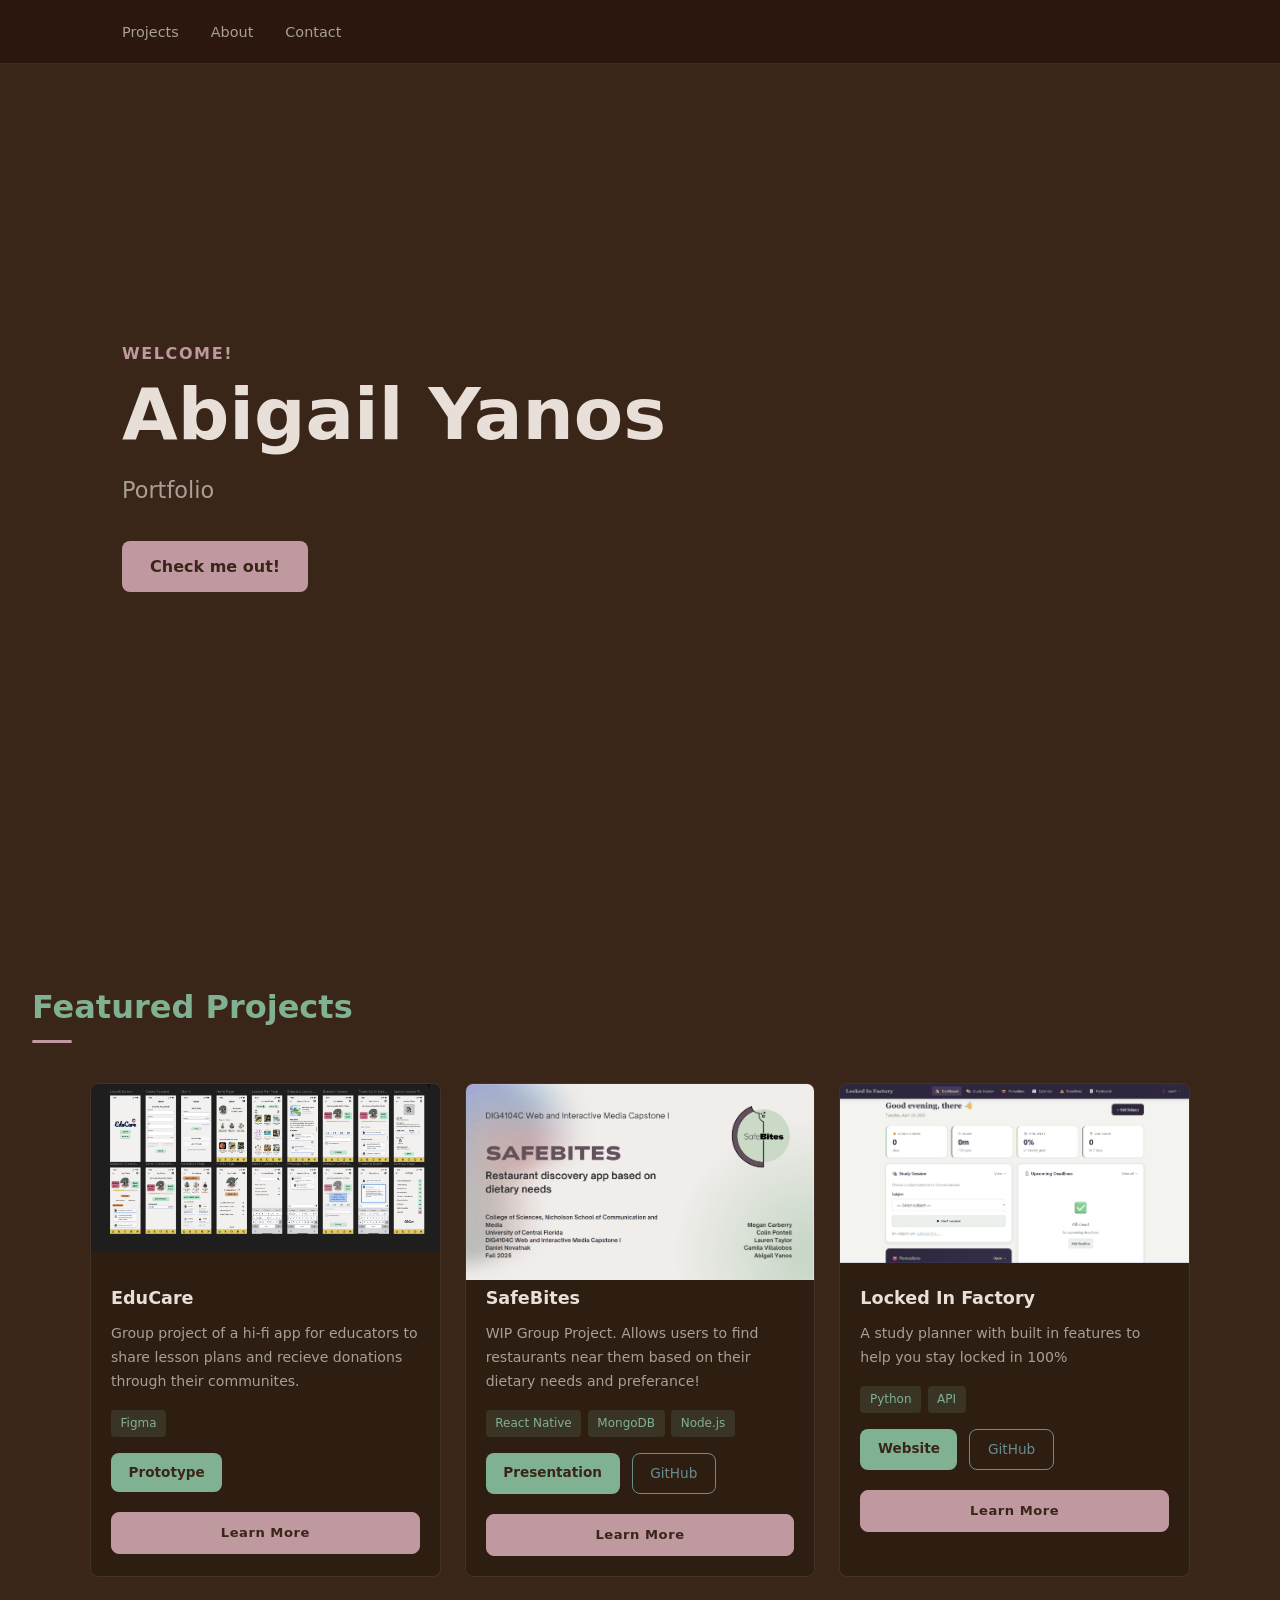
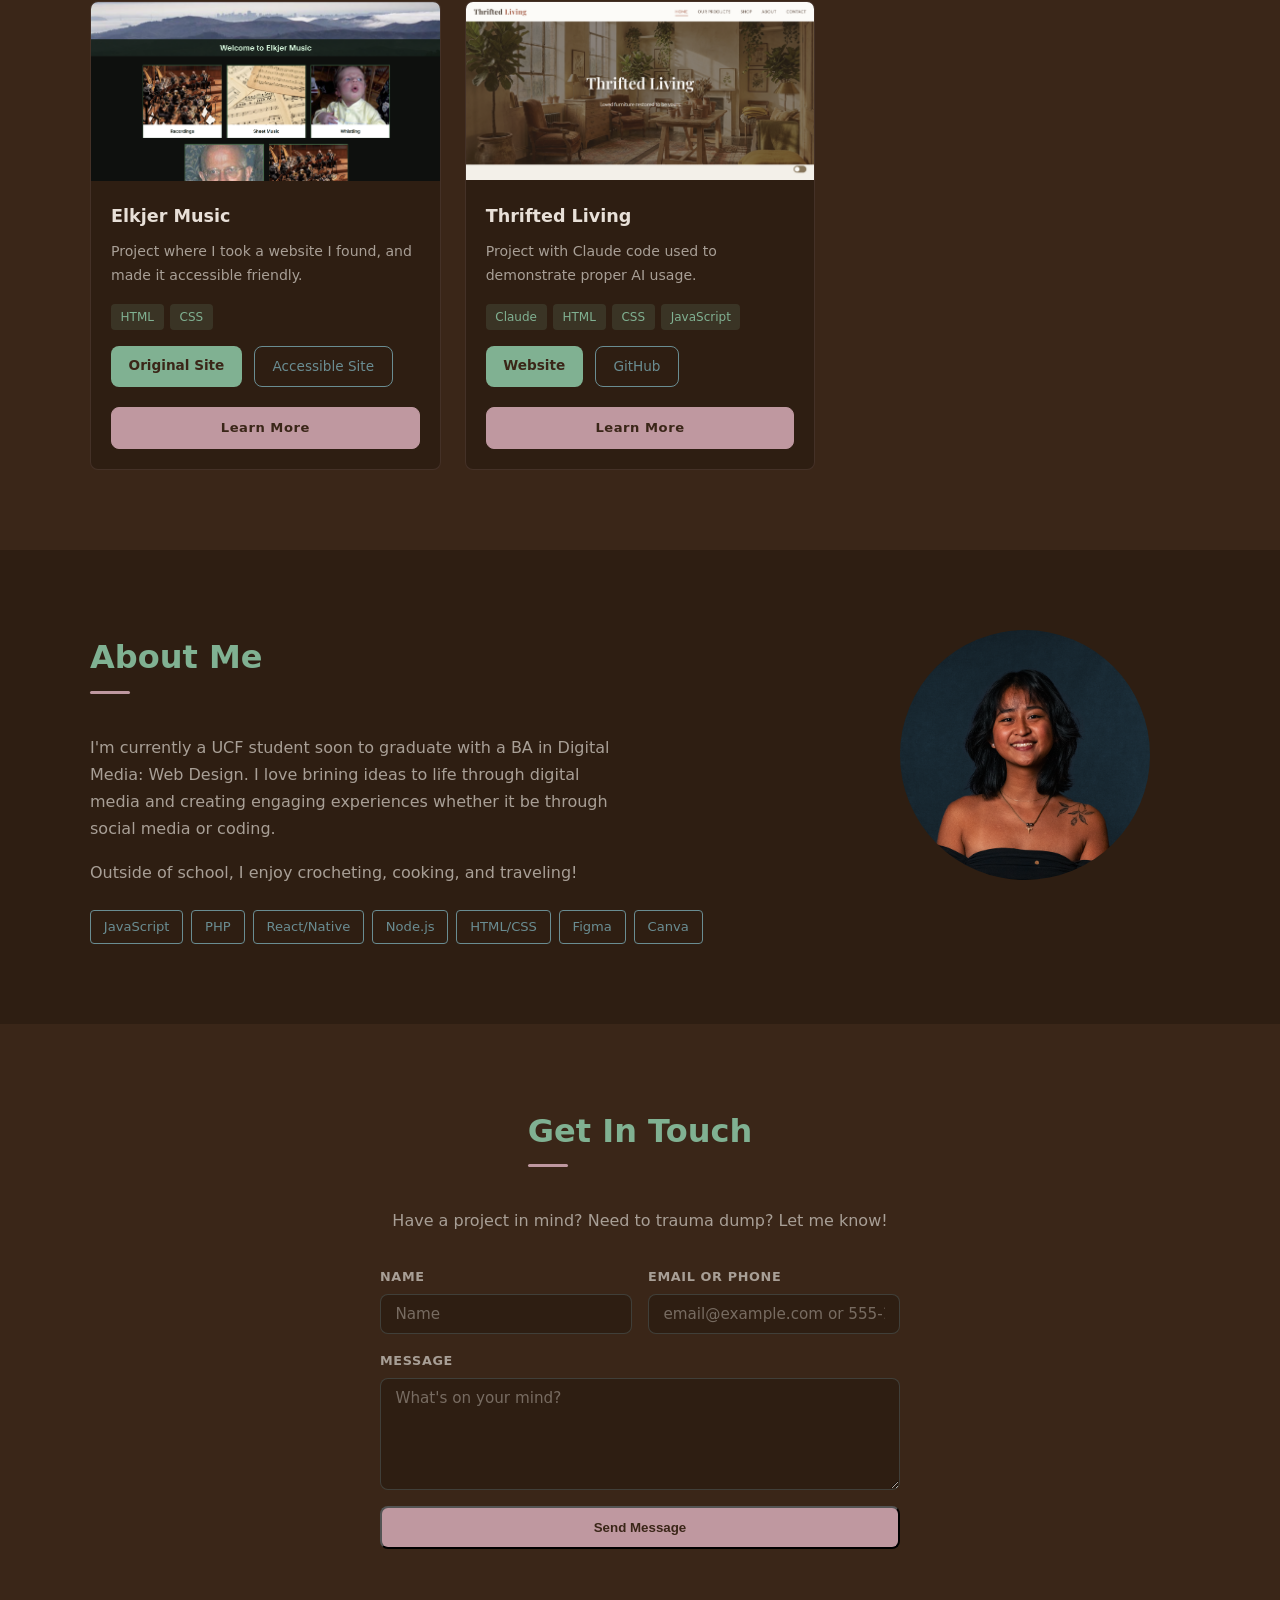
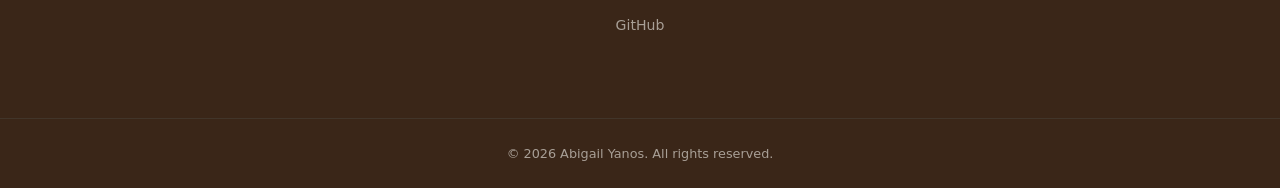
<file: index.html>
<!DOCTYPE html>
<html lang="en">
<head>
  <meta charset="UTF-8" />
  <meta name="viewport" content="width=device-width, initial-scale=1.0" />
  <title>Portfolio</title>
  <link rel="stylesheet" href="css/style.css" />
</head>
<body>

  <!-- ── Navigation ─────────────────────────────────────────── -->
  <header class="nav-header">
    <nav class="nav-container">
      <ul class="nav-links">
        <li><a href="#projects">Projects</a></li>
        <li><a href="#about">About</a></li>
        <li><a href="#contact">Contact</a></li>
      </ul>
    </nav>
  </header>

  <main>

    <!-- ── Hero ───────────────────────────────────────────────── -->
    <section id="hero" class="hero">
      <div class="hero-content">
        <p class="hero-greeting">Welcome!</p>
        <h1 class="hero-name">Abigail Yanos</h1>
        <p class="hero-tagline">Portfolio</p>
        <a href="#projects" class="btn-primary">Check me out!</a>
      </div>
    </section>

    <!-- ── Featured Projects ──────────────────────────────────── -->
    <section id="projects" class="section">
      <h2 class="section-title">Featured Projects</h2>
      <div class="projects-grid">

        <article class="project-card">
          <div class="project-image placeholder-img"><img src="img/eduCare.png" alt="hi-fi prototype"></div>
          <div class="project-info">
            <h3>EduCare</h3>
            <p>Group project of a hi-fi app for educators to share lesson plans and recieve donations through their communites.</p>
            <div class="project-tags">
              <span class="tag">Figma</span>
            </div>
            <div class="project-links">
              <a href="https://www.figma.com/proto/0SnawPEmQXtgSA7RrEtov2/EduCare-Hifi?node-id=1-2&t=6gcTfwaJyAMXSxEW-1&starting-point-node-id=1%3A2" class="btn-secondary">Prototype</a>
            </div>
            <a href="project.html?id=educare" class="btn-learn-more">Learn More</a>
          </div>
        </article>

        <article class="project-card">
          <div class="project-image placeholder-img"> <img src="img/safeBites.png" alt="Safe Bites project presentation"></div>
          <div class="project-info">
            <h3>SafeBites</h3>
            <p>WIP Group Project. Allows users to find restaurants near them based on their dietary needs and preferance!</p>
            <div class="project-tags">
              <span class="tag">React Native</span>
              <span class="tag">MongoDB</span>
              <span class="tag">Node.js</span>
            </div>
            <div class="project-links">
              <a href="https://canva.link/pkojfel409neejz" class="btn-secondary">Presentation</a>
              <a href="https://github.com/M-Carberry/SafeBites" class="btn-ghost">GitHub</a>
            </div>
            <a href="project.html?id=safebites" class="btn-learn-more">Learn More</a>
          </div>
        </article>

        <article class="project-card">
          <div class="project-image placeholder-img"> <img src="img/locked-in.png" alt="Study Planner"></div>
          <div class="project-info">
            <h3>Locked In Factory</h3>
            <p>A study planner with built in features to help you stay locked in 100%</p>
            <div class="project-tags">
              <span class="tag">Python</span>
              <span class="tag">API</span>
            </div>
            <div class="project-links">
              <a href="https://locked-in-factory.netlify.app/" class="btn-secondary">Website</a>
              <a href="https://github.com/abigail-y/lockedin" class="btn-ghost">GitHub</a>
            </div>
            <a href="project.html?id=locked-in" class="btn-learn-more">Learn More</a>
          </div>
        </article>

        
        <article class="project-card">
          <div class="project-image placeholder-img"> <img src="img/accessible.png" alt="Accessibility Final website"></div>
          <div class="project-info">
            <h3>Elkjer Music</h3>
            <p>Project where I took a website I found, and made it accessible friendly.</p>
            <div class="project-tags">
              <span class="tag">HTML</span>
              <span class="tag">CSS</span>
            </div>
            <div class="project-links">
              <a href="https://robertelkjer.net/ElkjerMusicHomePage11g.html" class="btn-secondary">Original Site</a>
              <a href="https://ej-music.netlify.app/" class="btn-ghost">Accessible Site</a>
            </div>
            <a href="project.html?id=elkjer-music" class="btn-learn-more">Learn More</a>
          </div>
        </article>

        <article class="project-card">
          <div class="project-image placeholder-img"> <img src="img/thrifted-living.png" alt="Thrifted Living website"></div>
          <div class="project-info">
            <h3>Thrifted Living</h3>
            <p>Project with Claude code used to demonstrate proper AI usage.</p>
            <div class="project-tags">
              <span class="tag">Claude</span>
              <span class="tag">HTML</span>
              <span class="tag">CSS</span>
              <span class="tag">JavaScript</span>
            </div>
            <div class="project-links">
              <a href="https://thrifted-living-5.netlify.app/" class="btn-secondary">Website</a>
              <a href="https://github.com/abigail-y/thrifted_living" class="btn-ghost">GitHub</a>
            </div>
            <a href="project.html?id=thrifted-living" class="btn-learn-more">Learn More</a>
          </div>
        </article>


      </div>
    </section>
    

    <!-- ── About ──────────────────────────────────────────────── -->
    <section id="about" class="section section-alt">
      <div class="about-layout">
        <div class="about-text">
          <h2 class="section-title">About Me</h2>
          <p>
            I'm currently a UCF student soon to graduate with a BA in Digital Media: Web Design.
            I love brining ideas to life through digital media and creating engaging experiences whether it be
            through social media or coding. 
          </p>
          <p>
            Outside of school, I enjoy crocheting, cooking, and traveling!
          </p>
          <div class="skills-list">
            <span class="skill">JavaScript</span>
            <span class="skill">PHP</span>
            <span class="skill">React/Native</span>
            <span class="skill">Node.js</span>
            <span class="skill">HTML/CSS</span>
            <span class="skill">Figma</span>
            <span class="skill">Canva</span>
          </div>
        </div>
        <div class="about-image">
          <div class="contact-photo"> <img src="img/TBSYanosAbigail.png" alt="Headshot"> </div>
        </div>
      </div>
    </section>

    <!-- ── Contact ────────────────────────────────────────────── -->
    <section id="contact" class="section">
      <div class="contact-wrapper">
        <h2 class="section-title">Get In Touch</h2>
        <p class="contact-sub">
          Have a project in mind? Need to trauma dump? Let me know!
        </p>

        <form class="contact-form" id="contactForm">
          <div class="form-row">
            <div class="form-group">
              <label for="contact-name">Name</label>
              <input type="text" id="contact-name" name="name" placeholder="Name" required />
            </div>
            <div class="form-group">
              <label for="contact-contact">Email or Phone</label>
              <input type="text" id="contact-contact" name="contact" placeholder="email@example.com or 555-1234" required />
            </div>
          </div>
          <div class="form-group">
            <label for="contact-message">Message</label>
            <textarea id="contact-message" name="message" rows="5" placeholder="What's on your mind?" required></textarea>
          </div>
          <button type="submit" class="btn-primary">Send Message</button>
          <p class="form-status" id="formStatus"></p>
        </form>

        <div class="social-links">
          <a href="https://github.com/abigail-y" class="social-link">GitHub</a>
        </div>
      </div>
    </section>

  </main>

  <footer class="footer">
    <p>© 2026 Abigail Yanos. All rights reserved.</p>
  </footer>

  <script src="js/main.js"></script>
</body>
</html>
</file>
<file: css/style.css>
/* ── Reset & Tokens ──────────────────────────────────────────── */
*, *::before, *::after {
  box-sizing: border-box;
  margin: 0;
  padding: 0;
}

:root {
  --bg:           #3a2618;
  --bg-alt:       #2e1e12;
  --teal:         #6a8d92;
  --green:        #80b192;
  --pink:         #a1e887;
  --lime:         #bf98a0;

  --text:         #e8e0d8;
  --text-muted:   #a89f96;

  --nav-h:        64px;
  --section-pad:  80px;
  --radius:       8px;
  --max-w:        1100px;

  --font: 'Segoe UI', system-ui, sans-serif;
}

html {
  scroll-behavior: smooth;
}

body {
  background-color: var(--bg);
  color: var(--text);
  font-family: var(--font);
  font-size: 1rem;
  line-height: 1.7;
}

a {
  color: inherit;
  text-decoration: none;
}

img { display: block; max-width: 100%; }

/* ── Nav ─────────────────────────────────────────────────────── */
.nav-header {
  position: fixed;
  top: 0; left: 0; right: 0;
  height: var(--nav-h);
  background: rgba(42, 22, 12, 0.88);
  backdrop-filter: blur(10px);
  border-bottom: 1px solid rgba(106, 141, 146, 0.2);
  z-index: 100;
}

.nav-container {
  max-width: var(--max-w);
  height: 100%;
  margin: 0 auto;
  padding: 0 2rem;
  display: flex;
  align-items: center;
  justify-content: space-between;
}

.nav-logo {
  font-size: 1.2rem;
  font-weight: 700;
  color: var(--lime);
  letter-spacing: 0.03em;
}

.nav-links {
  list-style: none;
  display: flex;
  gap: 2rem;
}

.nav-links a {
  font-size: 0.9rem;
  color: var(--text-muted);
  transition: color 0.2s;
}

.nav-links a:hover,
.nav-links a.active {
  color: var(--lime);
}

/* ── Buttons ─────────────────────────────────────────────────── */
.btn-primary {
  display: inline-block;
  padding: 0.75rem 1.75rem;
  background: var(--lime);
  color: var(--bg);
  font-weight: 700;
  border-radius: var(--radius);
  transition: opacity 0.2s, transform 0.15s;
}

.btn-primary:hover {
  opacity: 0.88;
  transform: translateY(-2px);
}

.btn-secondary {
  display: inline-block;
  padding: 0.5rem 1.1rem;
  background: var(--green);
  color: var(--bg);
  font-size: 0.85rem;
  font-weight: 600;
  border-radius: var(--radius);
  transition: opacity 0.2s;
}

.btn-secondary:hover { opacity: 0.85; }

.btn-ghost {
  display: inline-block;
  padding: 0.5rem 1.1rem;
  border: 1px solid var(--teal);
  color: var(--teal);
  font-size: 0.85rem;
  border-radius: var(--radius);
  transition: background 0.2s, color 0.2s;
}

.btn-ghost:hover {
  background: var(--teal);
  color: var(--bg);
}

/* ── Hero ────────────────────────────────────────────────────── */
.hero {
  min-height: 100vh;
  display: flex;
  align-items: center;
  padding: calc(var(--nav-h) + 2rem) 2rem 4rem;
  max-width: var(--max-w);
  margin: 0 auto;
}

.hero-content {
  max-width: 640px;
}

.hero-greeting {
  color: var(--lime);
  font-size: 1rem;
  font-weight: 600;
  letter-spacing: 0.1em;
  text-transform: uppercase;
  margin-bottom: 0.5rem;
}

.hero-name {
  font-size: clamp(2.5rem, 6vw, 4.5rem);
  font-weight: 800;
  line-height: 1.1;
  color: var(--text);
  margin-bottom: 1rem;
}

.hero-tagline {
  font-size: clamp(1rem, 2.5vw, 1.4rem);
  color: var(--text-muted);
  margin-bottom: 2rem;
}

/* ── Sections ────────────────────────────────────────────────── */
.section {
  padding: var(--section-pad) 2rem;
}

.section-alt {
  background: var(--bg-alt);
}

.section > *,
.about-layout,
.contact-wrapper,
.projects-grid {
  max-width: var(--max-w);
  margin-left: auto;
  margin-right: auto;
}

.section-title {
  font-size: clamp(1.4rem, 3vw, 2rem);
  font-weight: 700;
  color: var(--green);
  margin-bottom: 2.5rem;
  position: relative;
  display: inline-block;
}

.section-title::after {
  content: '';
  display: block;
  width: 40px;
  height: 3px;
  background: var(--lime);
  border-radius: 2px;
  margin-top: 6px;
}

/* ── Projects Grid ───────────────────────────────────────────── */
.projects-grid {
  display: grid;
  grid-template-columns: repeat(auto-fit, minmax(300px, 1fr));
  gap: 1.5rem;
}

.project-card {
  background: var(--bg-alt);
  border: 1px solid rgba(191, 152, 160, 0.15);
  border-radius: var(--radius);
  overflow: hidden;
  transition: transform 0.2s, border-color 0.2s;
  display: flex;
  flex-direction: column;
}

.project-card:hover {
  transform: translateY(-4px);
  border-color: var(--pink);
}

.placeholder-img {
  width: 100%;
  max-width: 100%;
  height: 180px;
}

.project-info {
  padding: 1.25rem;
  display: flex;
  flex-direction: column;
  flex: 1;
}

.project-info h3 {
  font-size: 1.1rem;
  font-weight: 700;
  color: var(--text);
  margin-bottom: 0.5rem;
}

.project-info p {
  font-size: 0.88rem;
  color: var(--text-muted);
  margin-bottom: 1rem;
}

.project-tags {
  display: flex;
  flex-wrap: wrap;
  gap: 0.4rem;
  margin-bottom: 1rem;
}

.tag {
  font-size: 0.75rem;
  padding: 0.2rem 0.6rem;
  background: rgba(128, 177, 146, 0.15);
  color: var(--green);
  border-radius: 4px;
}

.project-links {
  display: flex;
  gap: 0.75rem;
}

.btn-learn-more {
  display: block;
  text-align: center;
  padding: 0.55rem 1rem;
  margin-top: 1.25rem;
  background: var(--lime);
  color: var(--bg);
  border: 1px solid var(--lime);
  border-radius: var(--radius);
  font-size: 0.82rem;
  font-weight: 600;
  letter-spacing: 0.04em;
  transition: opacity 0.2s, transform 0.15s;
}

.btn-learn-more:hover {
  opacity: 0.85;
  transform: translateY(-1px);
}

/* ── Project Detail Page ─────────────────────────────────────── */
.detail-page {
  padding-top: var(--nav-h);
}

.detail-hero {
  width: 100%;
  max-height: 440px;
  overflow: hidden;
  background: var(--bg-alt);
}

.detail-hero img {
  width: 100%;
  height: 440px;
  object-fit: cover;
  object-position: top;
}

.detail-hero-placeholder {
  width: 100%;
  height: 440px;
  display: flex;
  align-items: center;
  justify-content: center;
  color: var(--text-muted);
  font-size: 0.9rem;
}

.detail-content {
  max-width: var(--max-w);
  margin: 0 auto;
  padding: 2.5rem 2rem 5rem;
}

.back-link {
  display: inline-flex;
  align-items: center;
  gap: 0.4rem;
  font-size: 0.85rem;
  color: var(--text-muted);
  transition: color 0.2s;
  margin-bottom: 2rem;
}

.back-link:hover {
  color: var(--lime);
}

.detail-header {
  margin-bottom: 2rem;
}

.detail-header h1 {
  font-size: clamp(1.8rem, 4vw, 2.8rem);
  font-weight: 800;
  color: var(--text);
  margin-bottom: 0.75rem;
}

.detail-body {
  display: grid;
  grid-template-columns: 1fr 1fr;
  gap: 3rem;
  border-top: 1px solid rgba(106, 141, 146, 0.2);
  padding-top: 2rem;
}

.detail-left > p {
  color: var(--text-muted);
  font-size: 0.95rem;
  line-height: 1.75;
  margin-bottom: 1.5rem;
}

.detail-links {
  display: flex;
  gap: 0.75rem;
  flex-wrap: wrap;
}

.detail-right-section {
  margin-bottom: 2.5rem;
}

.detail-right-section:last-child {
  margin-bottom: 0;
}

.detail-right-section h2 {
  font-size: 0.78rem;
  font-weight: 700;
  color: var(--green);
  text-transform: uppercase;
  letter-spacing: 0.1em;
  margin-bottom: 0.75rem;
}

.detail-right-section p {
  color: var(--text-muted);
  font-size: 0.95rem;
  line-height: 1.8;
}

@media (max-width: 700px) {
  .detail-body {
    grid-template-columns: 1fr;
  }

  .detail-hero img,
  .detail-hero-placeholder {
    height: 220px;
  }
}

/* ── About ───────────────────────────────────────────────────── */
.about-layout {
  display: grid;
  grid-template-columns: 1fr auto;
  gap: 3rem;
  align-items: start;
}

.about-text p {
  color: var(--text-muted);
  margin-bottom: 1rem;
  max-width: 540px;
}

.skills-list {
  display: flex;
  flex-wrap: wrap;
  gap: 0.5rem;
  margin-top: 1.5rem;
}

.skill {
  font-size: 0.82rem;
  padding: 0.3rem 0.8rem;
  border: 1px solid var(--teal);
  color: var(--teal);
  border-radius: 4px;
}

.contact-photo {
  width: 250px;
  height: 250px;
  position: relative;
  overflow: hidden;
  border-radius: 50%;
  margin-right: 40px;
}

/* ── Contact ─────────────────────────────────────────────────── */
.contact-wrapper {
  text-align: center;
  max-width: 520px;
}

.contact-sub {
  color: var(--text-muted);
  margin-bottom: 2rem;
}

.social-links {
  display: flex;
  justify-content: center;
  gap: 1.5rem;
  margin-top: 2rem;
}

.social-link {
  font-size: 0.88rem;
  color: var(--text-muted);
  transition: color 0.2s;
}

.social-link:hover {
  color: var(--lime);
}

/* ── Contact Form ────────────────────────────────────────────── */
.contact-form {
  width: 100%;
  display: flex;
  flex-direction: column;
  gap: 1rem;
  margin-bottom: 2rem;
  text-align: left;
}

.form-row {
  display: grid;
  grid-template-columns: 1fr 1fr;
  gap: 1rem;
}

.form-group {
  display: flex;
  flex-direction: column;
  gap: 0.35rem;
}

.form-group label {
  font-size: 0.8rem;
  font-weight: 600;
  color: var(--text-muted);
  letter-spacing: 0.05em;
  text-transform: uppercase;
}

.form-group input,
.form-group textarea {
  background: var(--bg-alt);
  border: 1px solid rgba(106, 141, 146, 0.3);
  border-radius: var(--radius);
  color: var(--text);
  font-family: var(--font);
  font-size: 0.95rem;
  padding: 0.65rem 0.9rem;
  outline: none;
  transition: border-color 0.2s;
  resize: vertical;
}

.form-group input::placeholder,
.form-group textarea::placeholder {
  color: var(--text-muted);
  opacity: 0.6;
}

.form-group input:focus,
.form-group textarea:focus {
  border-color: var(--lime);
}

.form-status {
  font-size: 0.85rem;
  min-height: 1.2em;
  color: var(--green);
}

.form-status.error {
  color: var(--pink);
}

@media (max-width: 640px) {
  .form-row {
    grid-template-columns: 1fr;
  }
}

/* ── Footer ──────────────────────────────────────────────────── */
.footer {
  padding: 1.5rem 2rem;
  text-align: center;
  font-size: 0.8rem;
  color: var(--text-muted);
  border-top: 1px solid rgba(106, 141, 146, 0.15);
}

.footer span {
  color: var(--lime);
}

/* ── Responsive ──────────────────────────────────────────────── */
@media (max-width: 640px) {
  .nav-links { gap: 1.2rem; }

  .about-layout {
    grid-template-columns: 1fr;
  }

  .about-image {
    display: flex;
    justify-content: center;
  }

  .avatar-placeholder {
    width: 140px;
    height: 140px;
  }
}
</file>
